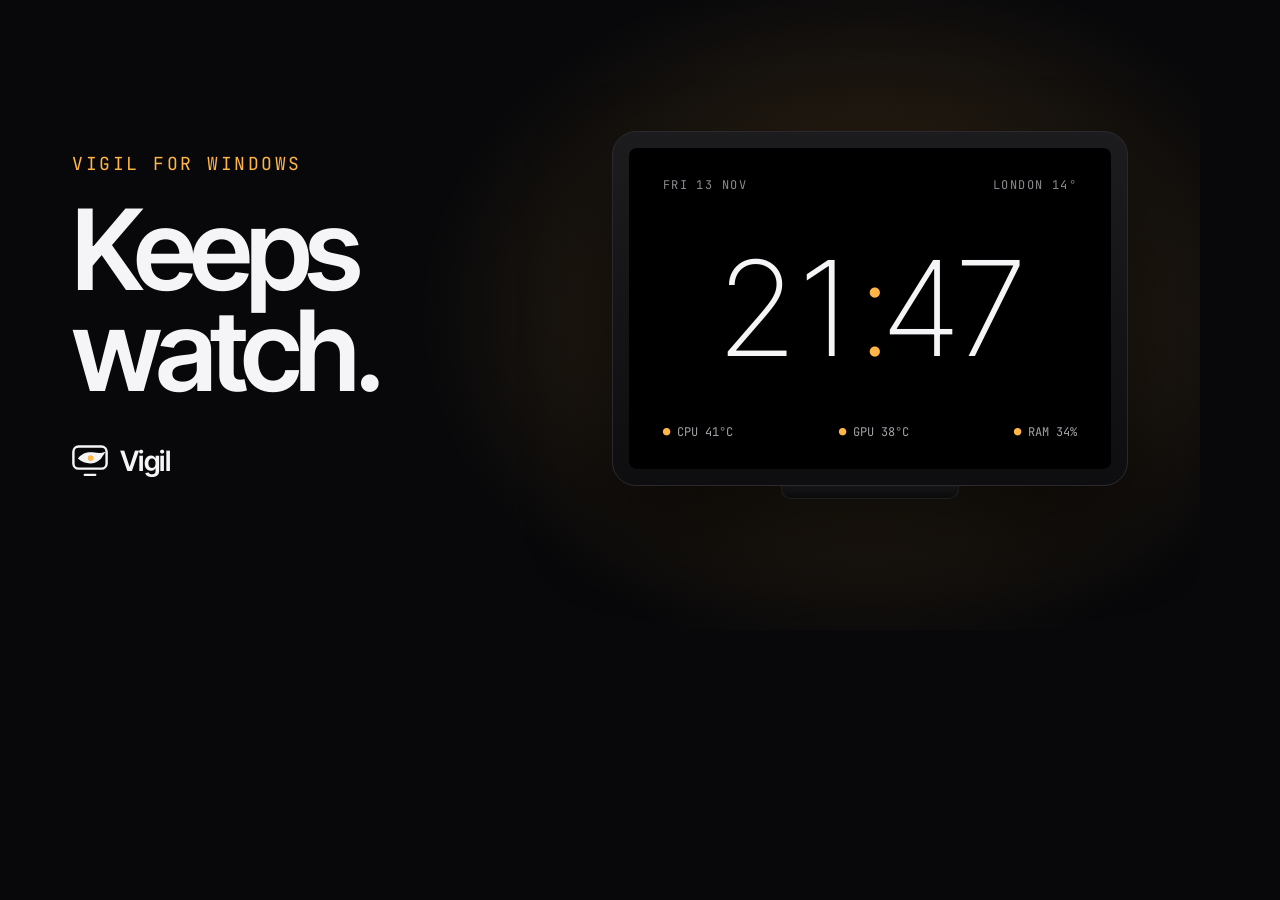
<file: site/tools/og.html>
<!doctype html>
<!-- Source of src/og.png (1200x630), the picture shown when a link to the site is shared. To redraw it:
     open this file in Chrome headless at 1200x630 and take a screenshot (see site/README.md). -->
<html lang="en">
<head>
<meta charset="utf-8">
<title>Vigil social preview</title>
<link rel="preconnect" href="https://fonts.googleapis.com">
<link rel="preconnect" href="https://fonts.gstatic.com" crossorigin>
<link rel="stylesheet" href="https://fonts.googleapis.com/css2?family=Inter+Tight:wght@200;600&amp;family=JetBrains+Mono:wght@400&amp;display=block">
<style>
  html, body { margin: 0; width: 1200px; height: 630px; overflow: hidden; background: #08080A; color: #F5F5F7; }
  body { display: grid; grid-template-columns: 1fr 1fr; align-items: center; gap: 24px; padding: 0 72px; box-sizing: border-box; position: relative; }
  .glow { position: absolute; right: -120px; top: 50%; width: 900px; height: 700px; transform: translateY(-50%); background: radial-gradient(closest-side, rgba(255,181,71,.22), rgba(0,0,0,0)); }
  .text { position: relative; }
  .eyebrow { font-family: "JetBrains Mono", monospace; font-size: 18px; letter-spacing: .14em; text-transform: uppercase; color: #FFB547; margin: 0 0 24px; }
  h1 { margin: 0; font-family: "Inter Tight", sans-serif; font-weight: 600; font-size: 112px; line-height: .9; letter-spacing: -.055em; }
  .brand { display: flex; align-items: center; gap: 12px; margin-top: 44px; font-family: "Inter Tight", sans-serif; font-weight: 600; font-size: 28px; letter-spacing: -.02em; }
  .device { position: relative; }
  .frame { padding: 16px; border-radius: 24px; background: linear-gradient(180deg, #1C1C1F, #0E0E10); border: 1px solid #2A2A2E; box-shadow: 0 40px 80px rgba(0,0,0,.6); }
  .screen { aspect-ratio: 3/2; background: #000; border-radius: 8px; padding: 6% 7%; box-sizing: border-box; display: flex; flex-direction: column; justify-content: space-between; }
  .row { display: flex; justify-content: space-between; font-family: "JetBrains Mono", monospace; font-size: 12px; letter-spacing: .12em; text-transform: uppercase; color: #8A8A90; }
  .row.bottom { letter-spacing: 0; text-transform: none; color: #A1A1A6; }
  .row.bottom b { color: #FFB547; font-weight: 400; }
  .time { font-family: "Inter Tight", sans-serif; font-weight: 200; font-size: 132px; line-height: .9; letter-spacing: -.06em; text-align: center; font-variant-numeric: tabular-nums; }
  .time span { color: #FFB547; }
  .stand { margin: 0 auto; width: 34%; height: 12px; background: linear-gradient(180deg, #151517, #0B0B0C); border-radius: 0 0 10px 10px; border: 1px solid #1F1F22; border-top: none; }
</style>
</head>
<body>
  <div class="glow"></div>
  <div class="text">
    <p class="eyebrow">Vigil for Windows</p>
    <h1>Keeps<br>watch.</h1>
    <div class="brand">
      <svg viewBox="6 10 52 46" width="36" height="32" aria-hidden="true">
        <rect x="8" y="12" width="48" height="32" rx="7.5" fill="none" stroke="#F5F5F7" stroke-width="3.5"/>
        <path d="M14.5 29.5 C20 22.5 26 20.5 32.5 20.5 C40 20.5 46 23 54.5 19.5 C51.5 24 49.5 27 47.5 30 C42.5 34.6 37.5 36.5 32.5 36.5 C26 36.5 20 34.5 14.5 29.5 Z" fill="#F5F5F7"/>
        <circle cx="33" cy="28.8" r="4.1" fill="#FFB547"/>
        <path d="M24.5 53 H39.5" stroke="#F5F5F7" stroke-width="3.5" stroke-linecap="round"/>
      </svg>
      Vigil
    </div>
  </div>
  <div class="device">
    <div class="frame">
      <div class="screen">
        <div class="row"><span>Fri 13 Nov</span><span>London 14°</span></div>
        <div class="time">21<span>:</span>47</div>
        <div class="row bottom"><span><b>●</b> CPU 41°C</span><span><b>●</b> GPU 38°C</span><span><b>●</b> RAM 34%</span></div>
      </div>
    </div>
    <div class="stand"></div>
  </div>
</body>
</html>
</file>
